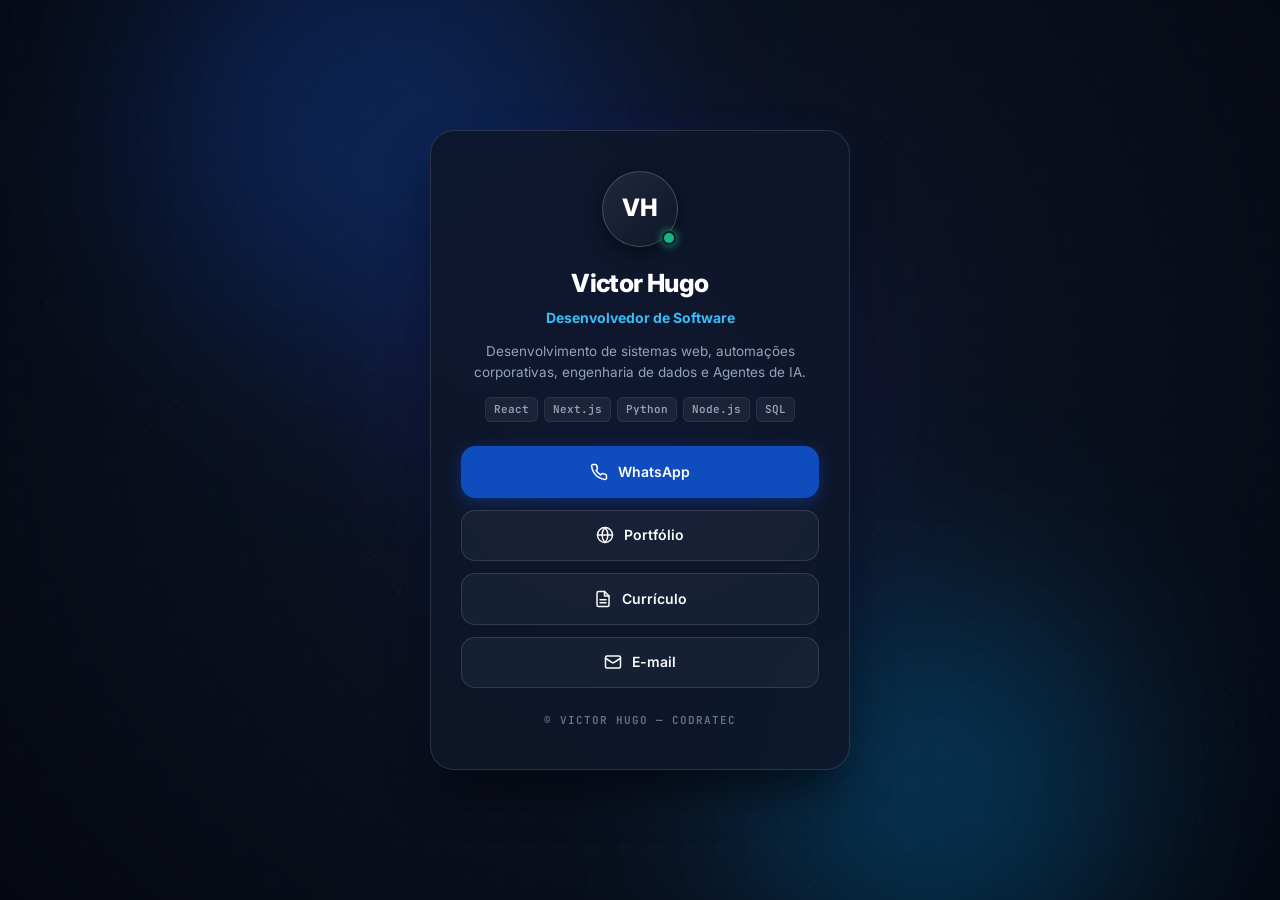
<file: index.html>
<!DOCTYPE html>
<html lang="pt-BR">

<head>
  <meta charset="UTF-8">
  <meta name="viewport" content="width=device-width, initial-scale=1.0">
  <title>Victor Hugo | Desenvolvedor de Software</title>
  <meta name="description" content="Cartão digital e contatos diretos de Victor Hugo. Automações corporativas, engenharia de dados, Agentes de IA e Sistemas Web sob medida.">
  <meta name="theme-color" content="#090d16">

  <!-- FONTES: Inter e JetBrains Mono -->
  <link rel="preconnect" href="https://fonts.googleapis.com">
  <link rel="preconnect" href="https://fonts.gstatic.com" crossorigin>
  <link href="https://fonts.googleapis.com/css2?family=Inter:wght@400;500;600;700;800&family=JetBrains+Mono:wght@500;600&display=swap" rel="stylesheet">

  <link rel="stylesheet" href="style.css">
</head>

<body>

  <!-- BACKGROUND ANIMADO DARK (LUZES FLUTUANTES + GRADE PULSANTE) -->
  <div class="bg-animated" aria-hidden="true">
    <div class="bg-grid-overlay"></div>
    <div class="glow-orb glow-orb-1"></div>
    <div class="glow-orb glow-orb-2"></div>
    <div class="glow-orb glow-orb-3"></div>
  </div>

  <!-- TOAST DE FEEDBACK -->
  <div id="toast" class="toast" role="status" aria-live="polite" aria-atomic="true">
    <svg class="toast-icon" width="16" height="16" viewBox="0 0 24 24" fill="none" stroke="currentColor" stroke-width="2.5" stroke-linecap="round" stroke-linejoin="round" aria-hidden="true"><polyline points="20 6 9 17 4 12"></polyline></svg>
    <span id="toast-text">victor@codratec.com.br copiado</span>
  </div>

  <!-- CARD CENTRALIZADO DARK (CAPRICHADO E ELEGANTE) -->
  <main class="bio-card">

    <!-- HEADER DO PERFIL -->
    <header class="bio-header">
      <div class="avatar-wrap">
        <div class="avatar">VH</div>
        <span class="status-dot" title="Disponível para novos projetos"></span>
      </div>

      <h1 class="bio-name">Victor Hugo</h1>
      <h2 class="bio-role">Desenvolvedor de Software</h2>
      <p class="bio-desc">
        Desenvolvimento de sistemas web, automações corporativas, engenharia de dados e Agentes de IA.
      </p>

      <!-- TAGS DE TECNOLOGIAS SUBTIS -->
      <div class="tech-pills">
        <span class="tech-pill">React</span>
        <span class="tech-pill">Next.js</span>
        <span class="tech-pill">Python</span>
        <span class="tech-pill">Node.js</span>
        <span class="tech-pill">SQL</span>
      </div>
    </header>

    <!-- BOTÕES EMPILHADOS LIMPOS -->
    <div class="bio-links">

      <!-- 1. WHATSAPP -->
      <a 
        href="https://wa.me/5521983573881?text=Ol%C3%A1%20Victor,%20vi%20seu%20cart%C3%A3o%20de%20visita%20e%20gostaria%20de%20conversar." 
        target="_blank" 
        rel="noopener noreferrer" 
        class="bio-btn btn-primary"
      >
        <svg width="18" height="18" viewBox="0 0 24 24" fill="none" stroke="currentColor" stroke-width="2" stroke-linecap="round" stroke-linejoin="round"><path d="M22 16.92v3a2 2 0 0 1-2.18 2 19.79 19.79 0 0 1-8.63-3.07 19.5 19.5 0 0 1-6-6 19.79 19.79 0 0 1-3.07-8.67A2 2 0 0 1 4.11 2h3a2 2 0 0 1 2 1.72 12.84 12.84 0 0 0 .7 2.81 2 2 0 0 1-.45 2.11L8.09 9.91a16 16 0 0 0 6 6l1.27-1.27a2 2 0 0 1 2.11-.45 12.84 12.84 0 0 0 2.81.7A2 2 0 0 1 22 16.92z"></path></svg>
        <span>WhatsApp</span>
      </a>

      <!-- 2. PORTFÓLIO -->
      <a 
        href="https://codratec.com.br" 
        target="_blank" 
        rel="noopener noreferrer" 
        class="bio-btn btn-outline"
      >
        <svg width="18" height="18" viewBox="0 0 24 24" fill="none" stroke="currentColor" stroke-width="2" stroke-linecap="round" stroke-linejoin="round"><circle cx="12" cy="12" r="10"></circle><line x1="2" x2="22" y1="12" y2="12"></line><path d="M12 2a15.3 15.3 0 0 1 4 10 15.3 15.3 0 0 1-4 10 15.3 15.3 0 0 1-4-10 15.3 15.3 0 0 1 4-10z"></path></svg>
        <span>Portfólio</span>
      </a>

      <!-- 3. CURRÍCULO -->
      <a 
        href="curriculo.html" 
        class="bio-btn btn-outline"
      >
        <svg width="18" height="18" viewBox="0 0 24 24" fill="none" stroke="currentColor" stroke-width="2" stroke-linecap="round" stroke-linejoin="round"><path d="M14 2H6a2 2 0 0 0-2 2v16a2 2 0 0 0 2 2h12a2 2 0 0 0 2-2V8z"></path><polyline points="14 2 14 8 20 8"></polyline><line x1="16" y1="13" x2="8" y2="13"></line><line x1="16" y1="17" x2="8" y2="17"></line></svg>
        <span>Currículo</span>
      </a>

      <!-- 4. E-MAIL -->
      <a 
        href="mailto:victor@codratec.com.br" 
        class="bio-btn btn-outline"
      >
        <svg width="18" height="18" viewBox="0 0 24 24" fill="none" stroke="currentColor" stroke-width="2" stroke-linecap="round" stroke-linejoin="round"><rect x="2" y="4" width="20" height="16" rx="2"></rect><path d="m22 7-8.97 5.7a1.94 1.94 0 0 1-2.06 0L2 7"></path></svg>
        <span>E-mail</span>
      </a>

    </div>

    <!-- FOOTER -->
    <footer class="bio-footer">
      © Victor Hugo — Codratec
    </footer>

  </main>

  <script src="script.js"></script>

</body>

</html>
</file>
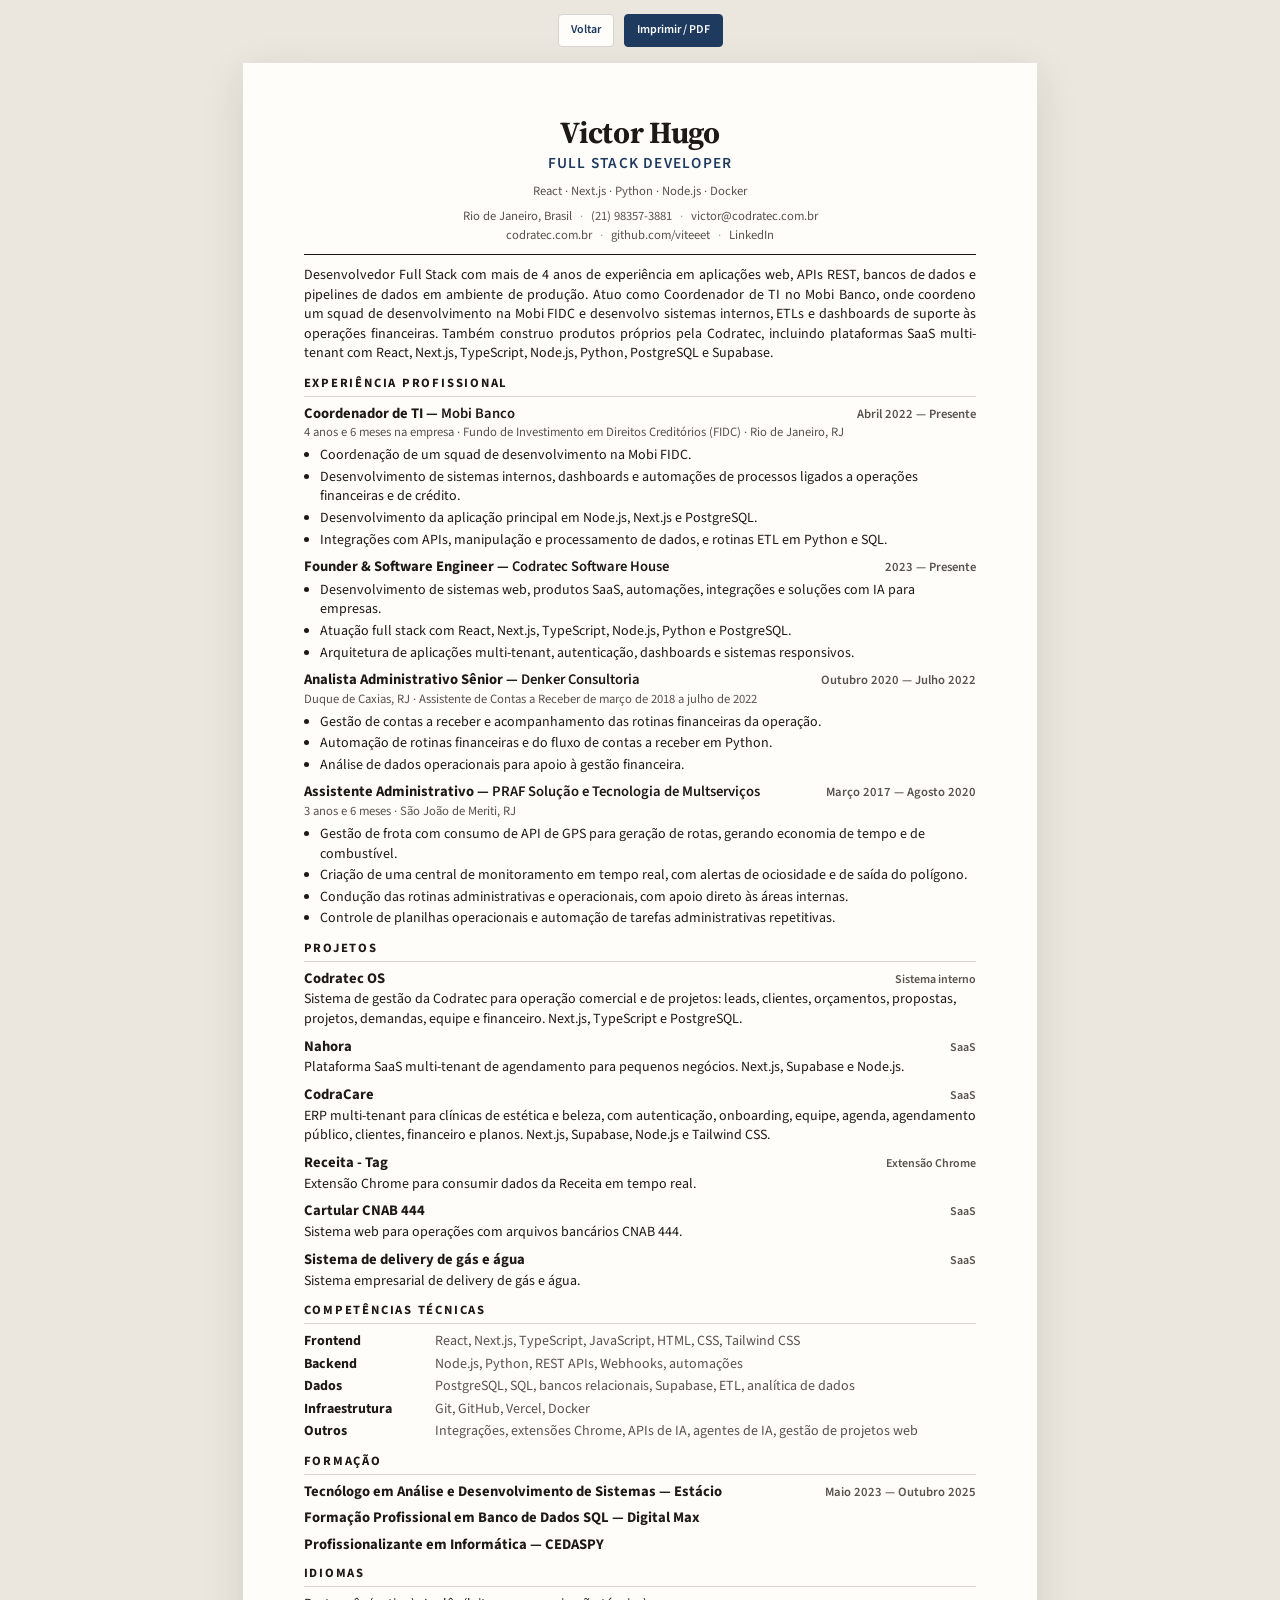
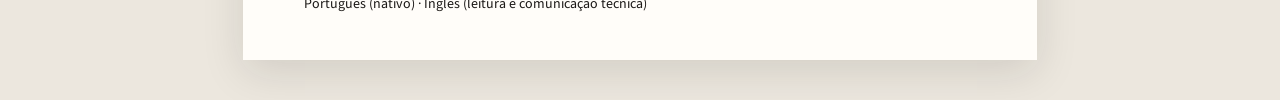
<file: curriculo.html>
<!DOCTYPE html>
<html lang="pt-BR">

<head>
  <meta charset="UTF-8">
  <meta name="viewport" content="width=device-width, initial-scale=1.0">
  <title>Currículo — Victor Hugo | Full Stack Developer</title>
  <meta name="description" content="Currículo de Victor Hugo. Full Stack Developer. Coordenador de TI no Mobi Banco e Founder da Codratec.">
  <meta name="theme-color" content="#f4f1ea">

  <link rel="preconnect" href="https://fonts.googleapis.com">
  <link rel="preconnect" href="https://fonts.gstatic.com" crossorigin>
  <link href="https://fonts.googleapis.com/css2?family=Source+Sans+3:wght@400;500;600;700&family=Source+Serif+4:opsz,wght@8..60,600;8..60,700&display=swap" rel="stylesheet">

  <style>
    :root {
      --ink: #1c1917;
      --muted: #57534e;
      --rule: #d6d3d1;
      --paper: #fffdf9;
      --accent: #1e3a5f;
    }

    *, *::before, *::after {
      box-sizing: border-box;
      margin: 0;
      padding: 0;
    }

    body {
      background: #ece7de;
      color: var(--ink);
      font-family: "Source Sans 3", "Segoe UI", sans-serif;
      font-size: 10.5pt;
      line-height: 1.4;
      -webkit-font-smoothing: antialiased;
    }

    a {
      color: var(--accent);
      text-decoration: none;
    }

    a:hover {
      text-decoration: underline;
      text-underline-offset: 2px;
    }

    .screen-bar {
      display: flex;
      justify-content: center;
      gap: 10px;
      padding: 14px 16px 0;
    }

    .screen-bar a,
    .screen-bar button {
      font: inherit;
      font-size: 12px;
      font-weight: 600;
      color: var(--accent);
      background: var(--paper);
      border: 1px solid #d6d3d1;
      border-radius: 4px;
      padding: 7px 12px;
      cursor: pointer;
      text-decoration: none;
    }

    .screen-bar button {
      background: var(--accent);
      color: #fff;
      border-color: var(--accent);
    }

    .page {
      width: 210mm;
      min-height: 297mm;
      margin: 16px auto 40px;
      padding: 14mm 16mm 12mm;
      background: var(--paper);
      box-shadow: 0 12px 40px rgb(28 25 23 / 0.12);
    }

    header {
      text-align: center;
      padding-bottom: 10px;
      border-bottom: 1.5px solid var(--ink);
    }

    h1 {
      font-family: "Source Serif 4", Georgia, serif;
      font-size: 23pt;
      font-weight: 700;
      letter-spacing: -0.3px;
      line-height: 1.1;
      color: var(--ink);
    }

    .title {
      margin-top: 4px;
      font-size: 11.5pt;
      font-weight: 600;
      letter-spacing: 0.08em;
      text-transform: uppercase;
      color: var(--accent);
    }

    .contact {
      margin-top: 7px;
      font-size: 9.5pt;
      color: var(--muted);
      line-height: 1.45;
    }

    .contact a {
      color: var(--muted);
    }

    .contact span {
      margin: 0 5px;
      color: #a8a29e;
    }

    .summary {
      margin: 11px 0 2px;
      color: var(--ink);
      text-align: justify;
    }

    section {
      margin-top: 11px;
    }

    h2 {
      font-size: 9.5pt;
      font-weight: 700;
      letter-spacing: 0.14em;
      text-transform: uppercase;
      color: var(--ink);
      border-bottom: 1px solid var(--rule);
      padding-bottom: 3px;
      margin-bottom: 8px;
    }

    article {
      margin-bottom: 8px;
      break-inside: avoid;
      page-break-inside: avoid;
    }

    article:last-child {
      margin-bottom: 0;
    }

    .job-head {
      display: flex;
      justify-content: space-between;
      align-items: baseline;
      gap: 12px;
    }

    h3 {
      font-size: 11pt;
      font-weight: 700;
      line-height: 1.25;
    }

    .company {
      font-weight: 600;
    }

    .dates {
      flex-shrink: 0;
      font-size: 9.5pt;
      font-weight: 600;
      color: var(--muted);
      font-variant-numeric: tabular-nums;
      white-space: nowrap;
    }

    .job-meta {
      margin-top: 1px;
      font-size: 9.5pt;
      color: var(--muted);
    }

    ul {
      margin: 4px 0 0 16px;
    }

    li {
      margin-bottom: 2px;
    }

    .project-head {
      display: flex;
      justify-content: space-between;
      align-items: baseline;
      gap: 12px;
    }

    .kind {
      flex-shrink: 0;
      font-size: 9pt;
      color: var(--muted);
      font-weight: 600;
    }

    .desc {
      margin-top: 2px;
    }

    .skills {
      display: grid;
      grid-template-columns: 32mm 1fr;
      gap: 3px 10px;
    }

    .skill-label {
      font-weight: 700;
      color: var(--ink);
    }

    .skill-list {
      color: var(--muted);
    }

    .edu-head {
      display: flex;
      justify-content: space-between;
      align-items: baseline;
      gap: 12px;
    }

    @media (max-width: 820px) {
      .page {
        width: calc(100% - 20px);
        min-height: auto;
        padding: 22px 18px;
        margin: 12px auto 24px;
      }

      .job-head,
      .project-head,
      .edu-head {
        flex-direction: column;
        gap: 2px;
      }

      .dates,
      .kind {
        white-space: normal;
      }

      .skills {
        grid-template-columns: 1fr;
        gap: 2px;
      }
    }

    @media print {
      * {
        -webkit-print-color-adjust: exact !important;
        print-color-adjust: exact !important;
      }

      body {
        background: #fff;
      }

      .screen-bar {
        display: none !important;
      }

      .page {
        width: auto;
        min-height: auto;
        margin: 0;
        padding: 0;
        box-shadow: none;
        background: #fff;
      }

      a {
        color: var(--ink);
        text-decoration: none;
      }

      @page {
        size: A4 portrait;
        margin: 14mm 16mm;
      }
    }
  </style>
</head>

<body>
  <div class="screen-bar">
    <a href="index.html">Voltar</a>
    <button type="button" onclick="window.print()">Imprimir / PDF</button>
  </div>

  <main class="page">
    <header>
      <h1>Victor Hugo</h1>
      <div class="title">Full Stack Developer</div>
      <p class="contact">
        React · Next.js · Python · Node.js · Docker
      </p>
      <p class="contact">
        Rio de Janeiro, Brasil
        <span>·</span>
        <a href="tel:+5521983573881">(21) 98357-3881</a>
        <span>·</span>
        <a href="mailto:victor@codratec.com.br">victor@codratec.com.br</a><br>
        <a href="https://codratec.com.br" target="_blank" rel="noopener noreferrer">codratec.com.br</a>
        <span>·</span>
        <a href="https://github.com/viteeet" target="_blank" rel="noopener noreferrer">github.com/viteeet</a>
        <span>·</span>
        <a href="https://www.linkedin.com/in/victor-hugo-8785451b9" target="_blank" rel="noopener noreferrer">LinkedIn</a>
      </p>
    </header>

    <p class="summary">
      Desenvolvedor Full Stack com mais de 4 anos de experiência em aplicações web, APIs REST, bancos de dados e pipelines de dados em ambiente de produção. Atuo como Coordenador de TI no Mobi Banco, onde coordeno um squad de desenvolvimento na Mobi FIDC e desenvolvo sistemas internos, ETLs e dashboards de suporte às operações financeiras. Também construo produtos próprios pela Codratec, incluindo plataformas SaaS multi-tenant com React, Next.js, TypeScript, Node.js, Python, PostgreSQL e Supabase.
    </p>

    <section>
      <h2>Experiência profissional</h2>

      <article>
        <div class="job-head">
          <h3>Coordenador de TI — <span class="company">Mobi Banco</span></h3>
          <div class="dates">Abril 2022 — Presente</div>
        </div>
        <div class="job-meta">4 anos e 6 meses na empresa · Fundo de Investimento em Direitos Creditórios (FIDC) · Rio de Janeiro, RJ</div>
        <ul>
          <li>Coordenação de um squad de desenvolvimento na Mobi FIDC.</li>
          <li>Desenvolvimento de sistemas internos, dashboards e automações de processos ligados a operações financeiras e de crédito.</li>
          <li>Desenvolvimento da aplicação principal em Node.js, Next.js e PostgreSQL.</li>
          <li>Integrações com APIs, manipulação e processamento de dados, e rotinas ETL em Python e SQL.</li>
        </ul>
      </article>

      <article>
        <div class="job-head">
          <h3>Founder &amp; Software Engineer — <span class="company">Codratec Software House</span></h3>
          <div class="dates">2023 — Presente</div>
        </div>
        <ul>
          <li>Desenvolvimento de sistemas web, produtos SaaS, automações, integrações e soluções com IA para empresas.</li>
          <li>Atuação full stack com React, Next.js, TypeScript, Node.js, Python e PostgreSQL.</li>
          <li>Arquitetura de aplicações multi-tenant, autenticação, dashboards e sistemas responsivos.</li>
        </ul>
      </article>

      <article>
        <div class="job-head">
          <h3>Analista Administrativo Sênior — <span class="company">Denker Consultoria</span></h3>
          <div class="dates">Outubro 2020 — Julho 2022</div>
        </div>
        <div class="job-meta">Duque de Caxias, RJ · Assistente de Contas a Receber de março de 2018 a julho de 2022</div>
        <ul>
          <li>Gestão de contas a receber e acompanhamento das rotinas financeiras da operação.</li>
          <li>Automação de rotinas financeiras e do fluxo de contas a receber em Python.</li>
          <li>Análise de dados operacionais para apoio à gestão financeira.</li>
        </ul>
      </article>

      <article>
        <div class="job-head">
          <h3>Assistente Administrativo — <span class="company">PRAF Solução e Tecnologia de Multserviços</span></h3>
          <div class="dates">Março 2017 — Agosto 2020</div>
        </div>
        <div class="job-meta">3 anos e 6 meses · São João de Meriti, RJ</div>
        <ul>
          <li>Gestão de frota com consumo de API de GPS para geração de rotas, gerando economia de tempo e de combustível.</li>
          <li>Criação de uma central de monitoramento em tempo real, com alertas de ociosidade e de saída do polígono.</li>
          <li>Condução das rotinas administrativas e operacionais, com apoio direto às áreas internas.</li>
          <li>Controle de planilhas operacionais e automação de tarefas administrativas repetitivas.</li>
        </ul>
      </article>
    </section>

    <section>
      <h2>Projetos</h2>

      <article>
        <div class="project-head">
          <h3>Codratec OS</h3>
          <div class="kind">Sistema interno</div>
        </div>
        <p class="desc">Sistema de gestão da Codratec para operação comercial e de projetos: leads, clientes, orçamentos, propostas, projetos, demandas, equipe e financeiro. Next.js, TypeScript e PostgreSQL.</p>
      </article>

      <article>
        <div class="project-head">
          <h3>Nahora</h3>
          <div class="kind">SaaS</div>
        </div>
        <p class="desc">Plataforma SaaS multi-tenant de agendamento para pequenos negócios. Next.js, Supabase e Node.js.</p>
      </article>

      <article>
        <div class="project-head">
          <h3>CodraCare</h3>
          <div class="kind">SaaS</div>
        </div>
        <p class="desc">ERP multi-tenant para clínicas de estética e beleza, com autenticação, onboarding, equipe, agenda, agendamento público, clientes, financeiro e planos. Next.js, Supabase, Node.js e Tailwind CSS.</p>
      </article>

      <article>
        <div class="project-head">
          <h3>Receita - Tag</h3>
          <div class="kind">Extensão Chrome</div>
        </div>
        <p class="desc">Extensão Chrome para consumir dados da Receita em tempo real.</p>
      </article>

      <article>
        <div class="project-head">
          <h3>Cartular CNAB 444</h3>
          <div class="kind">SaaS</div>
        </div>
        <p class="desc">Sistema web para operações com arquivos bancários CNAB 444.</p>
      </article>

      <article>
        <div class="project-head">
          <h3>Sistema de delivery de gás e água</h3>
          <div class="kind">SaaS</div>
        </div>
        <p class="desc">Sistema empresarial de delivery de gás e água.</p>
      </article>
    </section>

    <section>
      <h2>Competências técnicas</h2>
      <div class="skills">
        <div class="skill-label">Frontend</div>
        <div class="skill-list">React, Next.js, TypeScript, JavaScript, HTML, CSS, Tailwind CSS</div>
        <div class="skill-label">Backend</div>
        <div class="skill-list">Node.js, Python, REST APIs, Webhooks, automações</div>
        <div class="skill-label">Dados</div>
        <div class="skill-list">PostgreSQL, SQL, bancos relacionais, Supabase, ETL, analítica de dados</div>
        <div class="skill-label">Infraestrutura</div>
        <div class="skill-list">Git, GitHub, Vercel, Docker</div>
        <div class="skill-label">Outros</div>
        <div class="skill-list">Integrações, extensões Chrome, APIs de IA, agentes de IA, gestão de projetos web</div>
      </div>
    </section>

    <section>
      <h2>Formação</h2>
      <article>
        <div class="edu-head">
          <h3>Tecnólogo em Análise e Desenvolvimento de Sistemas — Estácio</h3>
          <div class="dates">Maio 2023 — Outubro 2025</div>
        </div>
      </article>
      <article>
        <h3>Formação Profissional em Banco de Dados SQL — Digital Max</h3>
      </article>
      <article>
        <h3>Profissionalizante em Informática — CEDASPY</h3>
      </article>
    </section>

    <section>
      <h2>Idiomas</h2>
      <p>Português (nativo) · Inglês (leitura e comunicação técnica)</p>
    </section>
  </main>
</body>

</html>
</file>
<file: style.css>
/* =====================================================
   DARK EXECUTIVE TECH BIO SITE — ULTRA CAPRICHADO (VERCEL/APPLE STYLE)
   ===================================================== */
:root {
  --color-brand-primary: #0f4cbd;
  --color-brand-hover: #1d4ed8;
  --color-bg-page: #090d16;
  --color-bg-card: rgba(15, 23, 42, 0.85);
  --color-text-primary: #f8fafc;
  --color-text-secondary: #94a3b8;
  --color-text-tertiary: #64748b;
  --color-border: rgba(255, 255, 255, 0.12);
  --color-border-hover: rgba(56, 189, 248, 0.4);

  --font-sans: 'Inter', -apple-system, BlinkMacSystemFont, "Segoe UI", Roboto, sans-serif;
  --font-mono: 'JetBrains Mono', monospace;
}

*, *::before, *::after {
  box-sizing: border-box;
  margin: 0;
  padding: 0;
}

body {
  background-color: var(--color-bg-page);
  color: var(--color-text-primary);
  font-family: var(--font-sans);
  font-size: 15px;
  line-height: 1.6;
  -webkit-font-smoothing: antialiased;
  min-height: 100vh;
  display: flex;
  align-items: center;
  justify-content: center;
  padding: 32px 16px;
  position: relative;
  overflow-x: hidden;
}

/* ANIMAÇÃO GLOBAL FADE IN UP */
@keyframes fadeInUp {
  from {
    opacity: 0;
    transform: translateY(24px) scale(0.98);
  }
  to {
    opacity: 1;
    transform: translateY(0) scale(1);
  }
}

/* BACKGROUND ANIMADO PREMIUM (LUZES + GRADE PULSANTE + BRILHO) */
.bg-animated {
  position: fixed;
  inset: 0;
  overflow: hidden;
  pointer-events: none;
  z-index: 0;
  background: radial-gradient(circle at 50% 40%, #0f172a 0%, #050811 100%);
}

.bg-grid-overlay {
  position: absolute;
  inset: 0;
  background-image: radial-gradient(rgba(255, 255, 255, 0.08) 1px, transparent 1px);
  background-size: 32px 32px;
  animation: gridPulse 6s ease-in-out infinite alternate;
}

.glow-orb {
  position: absolute;
  border-radius: 50%;
  filter: blur(110px);
  opacity: 0.35;
  animation: floatOrb 14s ease-in-out infinite alternate;
}

.glow-orb-1 {
  width: 440px;
  height: 440px;
  background: #0f4cbd;
  top: -100px;
  left: 12%;
}

.glow-orb-2 {
  width: 380px;
  height: 380px;
  background: #0284c7;
  bottom: -80px;
  right: 12%;
  animation-delay: -7s;
}

.glow-orb-3 {
  width: 320px;
  height: 320px;
  background: #4338ca;
  top: 45%;
  left: 50%;
  transform: translate(-50%, -50%);
  animation: pulseCenter 9s ease-in-out infinite alternate;
}

@keyframes gridPulse {
  0% { opacity: 0.35; transform: scale(1); }
  100% { opacity: 0.85; transform: scale(1.02); }
}

@keyframes floatOrb {
  0% { transform: translate(0, 0) scale(1); }
  50% { transform: translate(65px, 45px) scale(1.15); }
  100% { transform: translate(-55px, -35px) scale(0.9); }
}

@keyframes pulseCenter {
  0% { opacity: 0.2; transform: translate(-50%, -50%) scale(0.9); }
  100% { opacity: 0.5; transform: translate(-50%, -50%) scale(1.25); }
}

/* CARD CENTRALIZADO DARK */
.bio-card {
  position: relative;
  z-index: 1;
  width: 100%;
  max-width: 420px;
  background: var(--color-bg-card);
  backdrop-filter: blur(24px);
  -webkit-backdrop-filter: blur(24px);
  border: 1px solid var(--color-border);
  border-radius: 24px;
  padding: 40px 30px;
  box-shadow: 
    0 25px 50px -12px rgba(0, 0, 0, 0.7),
    0 0 30px rgba(15, 76, 189, 0.12);
  display: flex;
  flex-direction: column;
  align-items: center;
  text-align: center;
  animation: fadeInUp 0.8s cubic-bezier(0.16, 1, 0.3, 1) forwards;
  transition: border-color 0.3s ease, box-shadow 0.3s ease;
}

.bio-card:hover {
  border-color: rgba(255, 255, 255, 0.2);
  box-shadow: 
    0 30px 60px -15px rgba(0, 0, 0, 0.8),
    0 0 40px rgba(15, 76, 189, 0.2);
}

/* HEADER DO PERFIL */
.bio-header {
  margin-bottom: 24px;
  opacity: 0;
  animation: fadeInUp 0.65s cubic-bezier(0.16, 1, 0.3, 1) 0.15s forwards;
  width: 100%;
}

.avatar-wrap {
  position: relative;
  width: 76px;
  height: 76px;
  margin: 0 auto 16px;
}

.avatar {
  width: 100%;
  height: 100%;
  border-radius: 50%;
  background: linear-gradient(135deg, #1e293b 0%, #0f172a 100%);
  color: #ffffff;
  font-weight: 800;
  font-size: 24px;
  display: flex;
  align-items: center;
  justify-content: center;
  border: 1.5px solid rgba(255, 255, 255, 0.2);
  box-shadow: 0 6px 18px rgba(0, 0, 0, 0.5);
  transition: transform 0.35s cubic-bezier(0.34, 1.56, 0.64, 1);
}

.status-dot {
  position: absolute;
  bottom: 2px;
  right: 2px;
  width: 14px;
  height: 14px;
  border-radius: 50%;
  background-color: #10b981;
  border: 2.5px solid #0f172a;
  box-shadow: 0 0 8px #10b981;
}

.avatar-wrap:hover .avatar {
  transform: scale(1.08) rotate(3deg);
}

.bio-name {
  font-size: 25px;
  font-weight: 800;
  letter-spacing: -0.6px;
  color: #ffffff;
  margin-bottom: 4px;
}

.bio-role {
  font-size: 14px;
  font-weight: 700;
  color: #38bdf8;
  margin-bottom: 12px;
}

.bio-desc {
  font-size: 13.5px;
  color: var(--color-text-secondary);
  line-height: 1.55;
  margin-bottom: 14px;
}

/* TECH PILLS SUBTIS */
.tech-pills {
  display: flex;
  flex-wrap: wrap;
  justify-content: center;
  gap: 6px;
}

.tech-pill {
  font-family: var(--font-mono);
  font-size: 11px;
  font-weight: 600;
  color: #94a3b8;
  background: rgba(255, 255, 255, 0.05);
  border: 1px solid rgba(255, 255, 255, 0.08);
  padding: 3px 8px;
  border-radius: 6px;
}

/* BOTÕES EMPILHADOS LIMPOS E ANIMAÇÃO RECORRENTE DE BRILHO (SHINE) A CADA 5s */
.bio-links {
  width: 100%;
  display: flex;
  flex-direction: column;
  gap: 12px;
  margin-bottom: 24px;
}

.bio-btn {
  position: relative;
  display: flex;
  align-items: center;
  justify-content: center;
  gap: 10px;
  width: 100%;
  padding: 13.5px 20px;
  border-radius: 14px;
  font-size: 14px;
  font-weight: 600;
  text-decoration: none;
  cursor: pointer;
  transition: all 0.22s cubic-bezier(0.16, 1, 0.3, 1);
  outline: none;
  overflow: hidden;
  opacity: 0;
  animation: fadeInUp 0.65s cubic-bezier(0.16, 1, 0.3, 1) forwards;
}

/* DELAYS CASCATA (STAGGERED FADE IN) PARA CADA BOTÃO */
.bio-btn:nth-child(1) { animation-delay: 0.25s; }
.bio-btn:nth-child(2) { animation-delay: 0.35s; }
.bio-btn:nth-child(3) { animation-delay: 0.45s; }
.bio-btn:nth-child(4) { animation-delay: 0.55s; }

/* EFEITO DE SHINE / BRILHO AUTOMÁTICO RECORRENTE A CADA 5 SEGUNDOS */
.bio-btn::after {
  content: '';
  position: absolute;
  top: 0;
  left: -100%;
  width: 100%;
  height: 100%;
  background: linear-gradient(90deg, transparent 0%, rgba(255, 255, 255, 0.28) 50%, transparent 100%);
  animation: autoShine 5s cubic-bezier(0.4, 0, 0.2, 1) infinite;
  pointer-events: none;
}

/* STAGGERED DELAY DA ONDA DE BRILHO NOS 4 BOTÕES A CADA 5s */
.bio-btn:nth-child(1)::after { animation-delay: 1s; }
.bio-btn:nth-child(2)::after { animation-delay: 1.18s; }
.bio-btn:nth-child(3)::after { animation-delay: 1.36s; }
.bio-btn:nth-child(4)::after { animation-delay: 1.54s; }

@keyframes autoShine {
  0%, 70% {
    left: -100%;
  }
  88% {
    left: 100%;
  }
  100% {
    left: 100%;
  }
}

/* MICRO-ANIMAÇÕES DOS ÍCONES NOS BOTÕES */
.bio-btn svg {
  transition: transform 0.3s cubic-bezier(0.34, 1.56, 0.64, 1), color 0.2s ease;
  flex-shrink: 0;
}

.bio-btn:hover svg {
  transform: scale(1.2) rotate(-6deg);
}

.bio-btn[href*="codratec.com.br"]:hover svg {
  transform: scale(1.18) rotate(180deg);
  transition: transform 0.5s cubic-bezier(0.16, 1, 0.3, 1);
}

.bio-btn[href*="wa.me"]:hover svg {
  transform: scale(1.22) rotate(12deg);
}

.bio-btn[href*="curriculo"]:hover svg {
  transform: translateY(-3px) scale(1.15);
}

.btn-primary {
  background: var(--color-brand-primary);
  color: #ffffff;
  border: 1px solid var(--color-brand-primary);
  box-shadow: 0 4px 16px rgba(15, 76, 189, 0.45);
}

.btn-primary:hover {
  background: var(--color-brand-hover);
  border-color: var(--color-brand-hover);
  transform: translateY(-2px);
  box-shadow: 0 8px 24px rgba(15, 76, 189, 0.6);
}

.btn-outline {
  background: rgba(30, 41, 59, 0.6);
  color: var(--color-text-primary);
  border: 1px solid var(--color-border);
}

.btn-outline:hover {
  background: rgba(51, 65, 85, 0.85);
  border-color: var(--color-border-hover);
  color: #ffffff;
  transform: translateY(-2px);
}

/* FOOTER */
.bio-footer {
  font-family: var(--font-mono);
  font-size: 11px;
  font-weight: 600;
  color: var(--color-text-tertiary);
  letter-spacing: 1px;
  text-transform: uppercase;
  opacity: 0;
  animation: fadeInUp 0.65s cubic-bezier(0.16, 1, 0.3, 1) 0.65s forwards;
}

/* TOAST ANNOUNCEMENT */
.toast {
  position: fixed;
  bottom: 24px;
  left: 50%;
  transform: translateX(-50%) translateY(100px);
  background: #ffffff;
  color: #0f172a;
  padding: 10px 18px;
  border-radius: 30px;
  font-size: 13px;
  font-weight: 600;
  display: flex;
  align-items: center;
  gap: 8px;
  box-shadow: 0 10px 25px rgba(0, 0, 0, 0.5);
  opacity: 0;
  transition: all 0.25s cubic-bezier(0.16, 1, 0.3, 1);
  z-index: 100;
}

.toast.show {
  transform: translateX(-50%) translateY(0);
  opacity: 1;
}

.toast-icon {
  color: #059669;
}

/* RESPONSIVIDADE MOBILE */
@media (max-width: 640px) {
  body {
    background-color: #050811;
    align-items: flex-start;
    padding: 24px 16px;
  }

  .bio-card {
    border: 1px solid rgba(255, 255, 255, 0.08);
    box-shadow: none;
    padding: 28px 20px;
    max-width: 100%;
    background: rgba(15, 23, 42, 0.95);
  }
}
</file>
